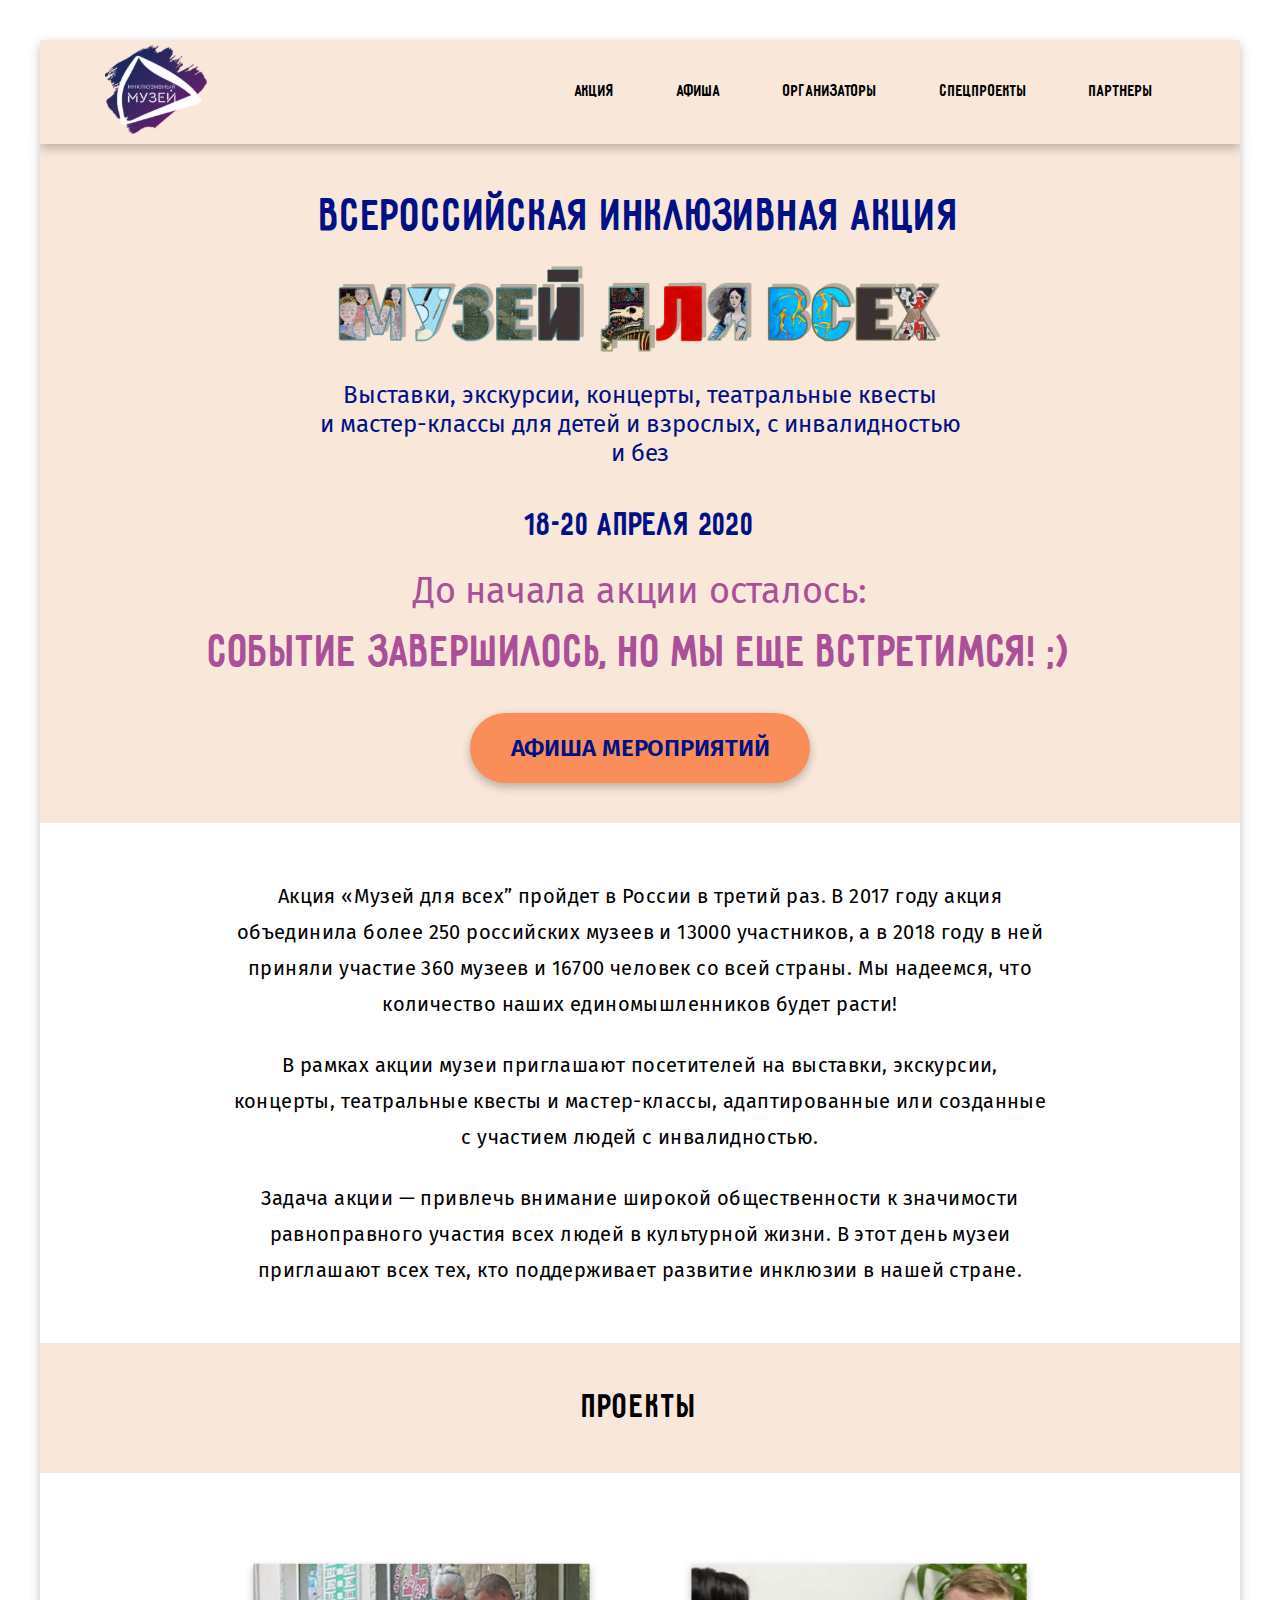
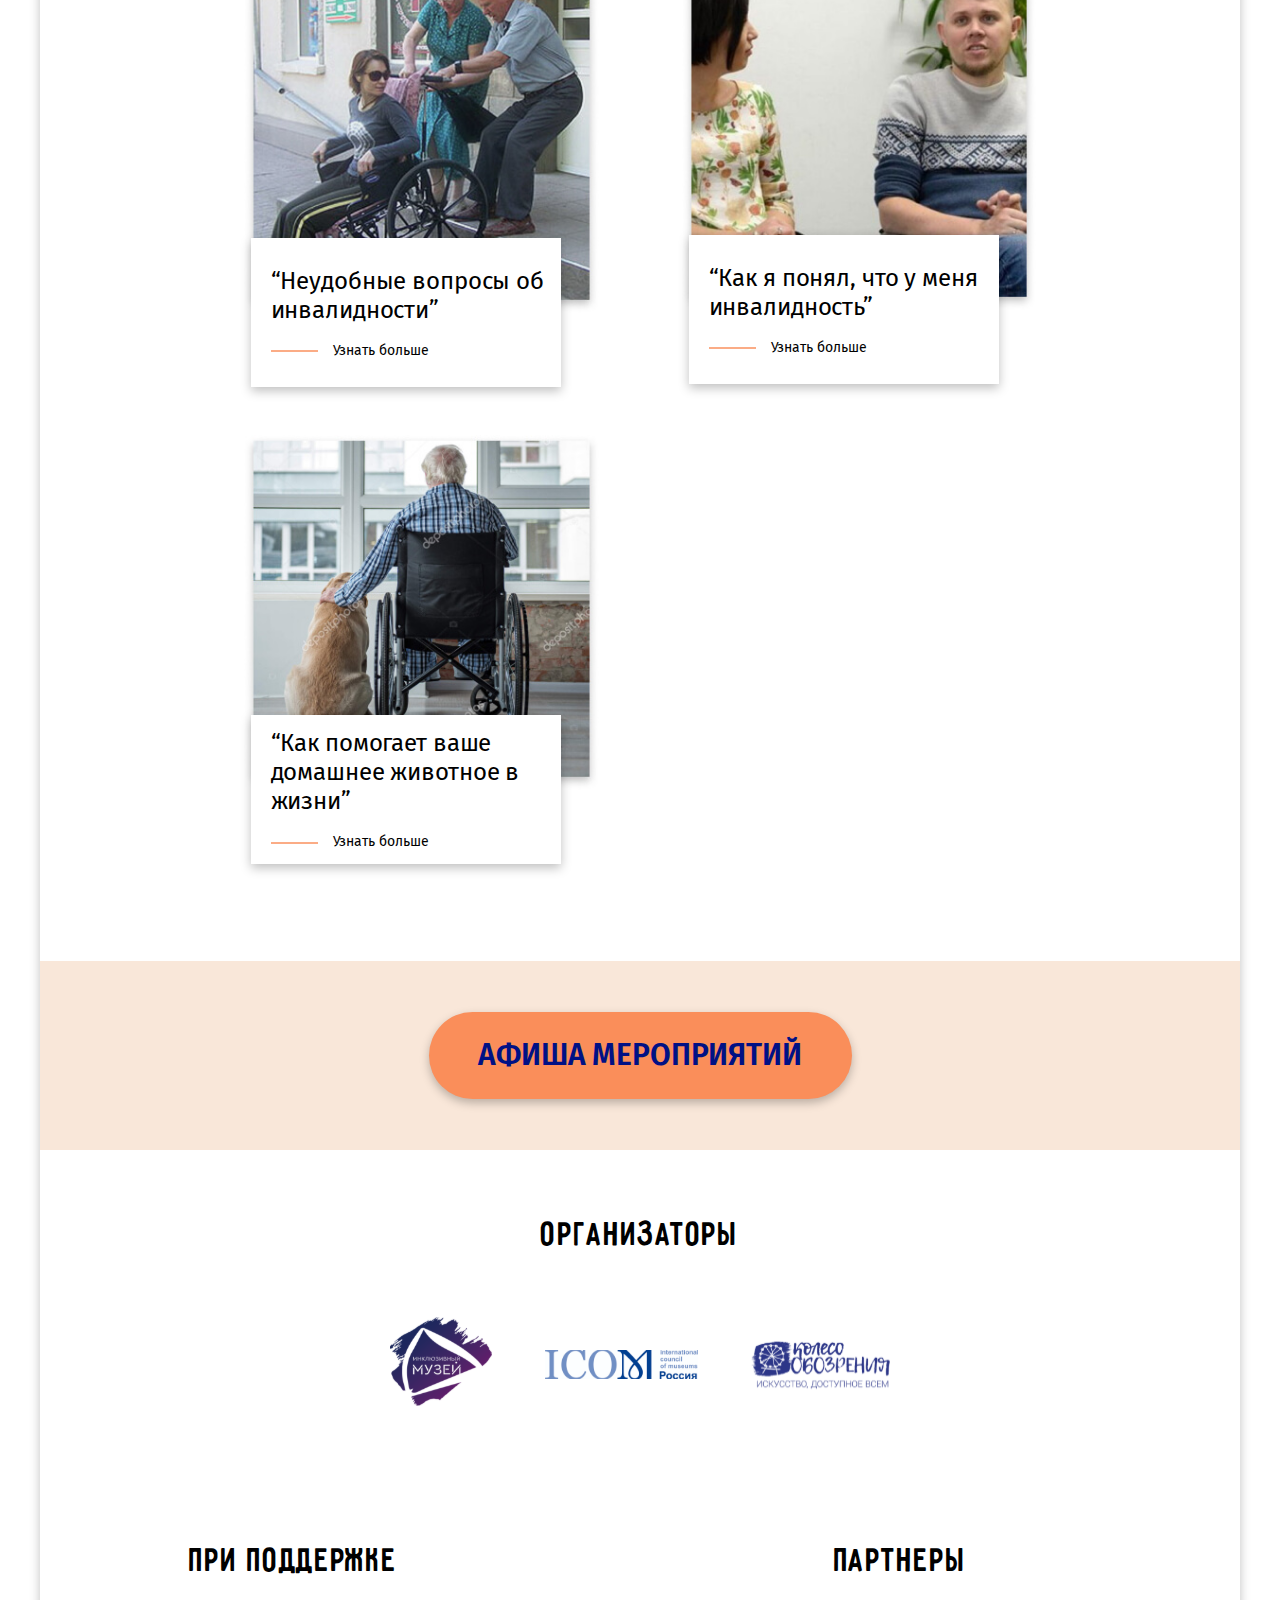
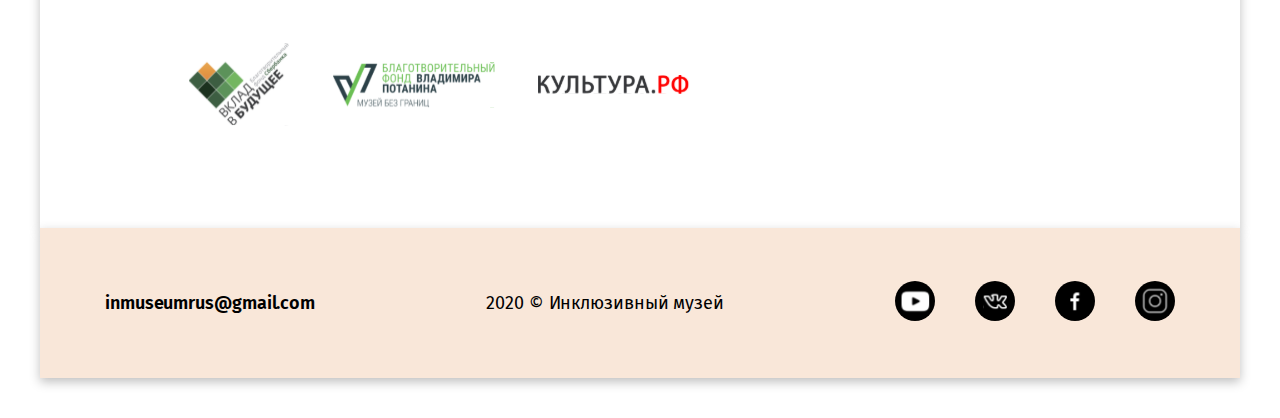
<file: index.html>
<!DOCTYPE html>
<html lang="ru">

<head>
  <meta charset="UTF-8">
  <meta name="viewport" content="width=device-width, initial-scale=1.0">
  <meta http-equiv="X-UA-Compatible" content="ie=edge">
  <meta name="author" content="Ванда Поникарова">
  <meta name="description" content="Акция «Музей для всех». Культурная жизнь может и должна быть доступна каждому.">
  <title>Музей для всех</title>
  <link rel="stylesheet" href="./styles/index.css">
</head>

<body class="page">

    <header class="header">

        <div class="logo header__logo">
            <a class="link logo__link" href="#"><img class="logo__image" src="./images/logo.svg" alt="Логотип Музей для всех"></a>
        </div>

        <button class="header__menu"><img class="header__sandwich" src="./images/menu.svg" alt="Иконка меню"></button>

        <nav class="header__list">
            <ul class="navigation">
                <li class="navigation__item">
                    <a class="link navigation__link" href="#promo">Акция</a>
                </li>
                <li class="navigation__item">
                    <a class="link navigation__link" href="#events">Афиша</a>
                </li>
                <li class="navigation__item">
                    <a class="link navigation__link" href="#organizers">Организаторы</a>
                </li>
                <li class="navigation__item">
                    <a class="link navigation__link" href="#projects">Спецпроекты</a>
                </li>
                <li class="navigation__item">
                    <a class="link navigation__link" href="#partners">Партнеры</a>
                </li>
            </ul>
        </nav>

    </header>

    <main class="main page__main">
        
        <section class="banner">
            <h1 class="banner__title">всероссийская инклюзивная&nbsp;акция</h1>
            <img class="banner__image" src="./images/MuseumForEveryone.jpg" alt="Заголовок Музей для всех">
            <p class="banner__subtitle">Выставки, экскурсии, концерты, театральные квесты и&nbsp;мастер-классы&nbsp;для детей и взрослых, с инвалидностью и без</p>
            <p class="banner__date">18-20 апреля 2020</p>
            <p class="banner__text">До начала акции осталось:</p>
            <p class="banner__counter">117 дней</p>
            <a class="button button_theme_orange button_type_small" href="https://www.culture.ru/">афиша мероприятий</a>
        </section>

        <section class="promo" id="promo">
            <article class="promo__text">
                <p class="promo__paragraph">Акция «Музей для всех”  пройдет в России  в третий раз. В 2017 году акция объединила более 250 российских музеев и 13000 участников, а в 2018 году в ней приняли участие 360 музеев и 16700 человек со всей страны. Мы надеемся, что количество наших единомышленников будет расти!</p>
                <p class="promo__paragraph">В рамках акции музеи приглашают посетителей на выставки, экскурсии, концерты, театральные квесты и мастер-классы, адаптированные или созданные с участием людей с инвалидностью.</p>
                <p class="promo__paragraph">Задача акции — привлечь внимание широкой общественности к значимости равноправного участия всех людей в культурной жизни. В этот день музеи приглашают всех тех, кто поддерживает развитие инклюзии в нашей стране.</p>
            </article>
        </section>

        <section class="projects" id="projects">
            <div class="projects__head">
                <h2 class="projects__title text">проекты</h2>
            </div>
            <div class="projects__gallery">
                <div class="projects__item">
                    <img class="projects__image" 
                         srcset="./images/projects-01-288w.jpg 288w,
                                 ./images/projects-01-375w.jpg 375w" 
                         sizes="(max-width: 400px) 268px,
                         355px" 
                         src="./images/projects-01-375w.jpg" 
                         alt="Помощь">
                    <div class="projects__about">
                        <p class="projects__text text">“Неудобные вопросы об инвалидности”</p>
                        <a class="link projects__link" href="./pages/projects.html#help"><div class="projects__line"></div>Узнать больше</a>
                    </div>                
                </div>
                <div class="projects__item">
                    <img class="projects__image" 
                         srcset="./images/projects-02-288w.jpg 288w,
                                 ./images/projects-02-375w.jpg 375w" 
                         sizes="(max-width: 400px) 268px,
                                 355px" 
                         src="./images/projects-02-375w.jpg" 
                         alt="Поддержка">
                    <div class="projects__about">
                        <p class="projects__text text">“Как я понял, что у меня инвалидность”</p>
                        <a class="link projects__link" href="./pages/projects.html#talk"><div class="projects__line"></div>Узнать больше</a>
                    </div>                
                </div>
                <div class="projects__item">
                    <img class="projects__image" 
                         srcset="./images/projects-03-288w.jpg 288w,
                                 ./images/projects-03-375w.jpg 375w" 
                         sizes="(max-width: 400px) 268px,
                                 355px" 
                         src="./images/projects-03-375w.jpg" 
                         alt="Друг">
                    <div class="projects__about">
                        <p class="projects__text text">“Как помогает ваше домашнее животное в жизни”</p>
                        <a class="link projects__link" href="./pages/projects.html#friend"><div class="projects__line"></div>Узнать больше</a>
                    </div>                
                </div>
            </div>

        </section>

        <section class="events" id="events">
            <div class="events__head">
                <a class="button button_theme_orange button_type_big" href="https://www.culture.ru/">афиша мероприятий</a>
            </div>
        </section>

        <section class="organizers">
            <div class="organizers__block">
                <div class="organizers__section organizers__section_a" id="organizers">
                    <p class="organizers__title">Организаторы</p>
                    <ul class="organizers__list">
                        <li class="organizers__item organizers__item_a">
                            <a class="organizers__link" href="http://in-museum.ru/">
                                <img class="link organizers__icon organizers__icon_type_museum" src="./images/logo.svg" alt="Музей для всех">
                            </a>
                        </li>
                        <li class="organizers__item organizers__item_b">
                            <a class="organizers__link" href="#">
                                <img class="link organizers__icon organizers__icon_type_icom" src="./images/ICOM_NC.svg" alt="ICOM">
                            </a>
                        </li>
                        <li class="organizers__item organizers__item_c">
                            <a class="organizers__link" href="#">
                                <img class="link organizers__icon organizers__icon_type_wheel" src="./images/wheel.svg" alt="Колесо обозрения">
                            </a>
                        </li>
                    </ul>
                </div>
                <div class="organizers__section organizers__section_b">
                    <p class="organizers__title">при поддержке</p>
                    <ul class="organizers__list">
                        <li class="organizers__item organizers__item_a">
                            <a class="link organizers__link" href="#">
                                <img class="organizers__icon organizers__icon_type_rgb" src="./images/vklad_rgb.svg" alt="Фонд Вклад в будущее">
                            </a>
                        </li>
                        <li class="organizers__item organizers__item_b">
                            <a class="link organizers__link" href="#">
                                <img class="organizers__icon organizers__icon_type_potanin" src="./images/potanin_fund.svg" alt="Фонд Владимира Потанина">
                            </a>
                        </li>
                        <li class="organizers__item organizers__item_c">
                            <a class="link organizers__link" href="#">
                                <img class="organizers__icon organizers__icon_type_culture" src="./images/culture.svg" alt="КУЛЬТУРА.РФ">
                            </a>
                        </li>
                    </ul>
                </div>
                <div class="organizers__section organizers__section_c" id="partners">
                    <p class="organizers__title">Партнеры</p>
                </div>
            </div>


        </section>

    </main>

    <footer class="footer">
        <a class="footer__email" href="mailto:inmuseumrus@gmail.com">inmuseumrus@gmail.com</a>
        <p class="footer__copyright">2020 &copy; Инклюзивный музей</p>
        <ul class="footer__social">
            <li class="footer__item">
                <a class="link footer__link" href="https://www.youtube.com/channel/UC2-fJsQR7jvwIl_0bQwSvDg"><img class="footer__icon" src="./images/youtube.svg" alt="Youtube"></a>
            </li>
            <li class="footer__item">
                <a class="link footer__link" href="https://vk.com/club171467623"><img class="footer__icon" src="./images/VK.svg" alt="ВКонтакте"></a>
            </li>
            <li class="footer__item">
                <a class="link footer__link" href="https://www.facebook.com/icluseumrus/"><img class="footer__icon" src="./images/facebook.svg" alt="Facebook"></a>
            </li>
            <li class="footer__item">
                <a class="link footer__link" href="https://www.instagram.com/inmuseumrus/"><img class="footer__icon" src="./images/instagram.svg" alt="Instagram"></a>
            </li>
        </ul>

    </footer>
    <script src="./scripts/index.js"></script>
</body>
</file>
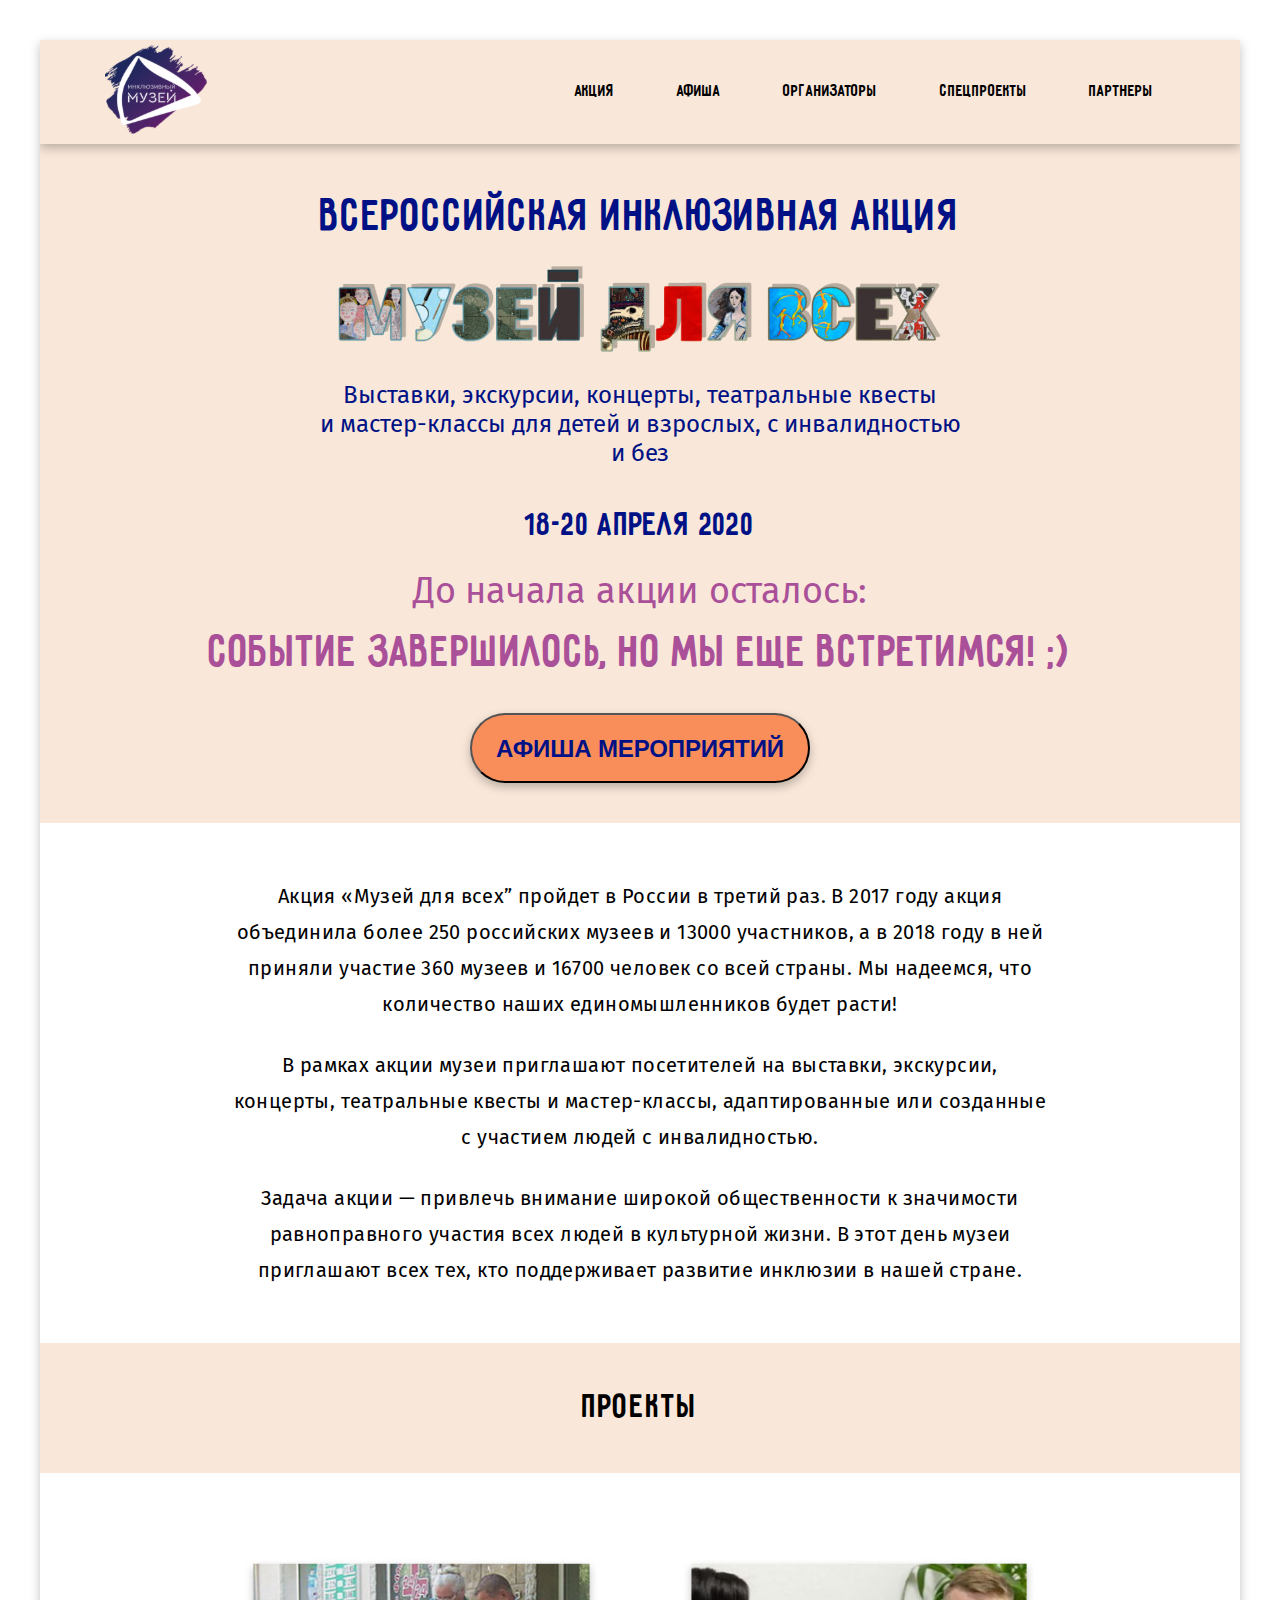
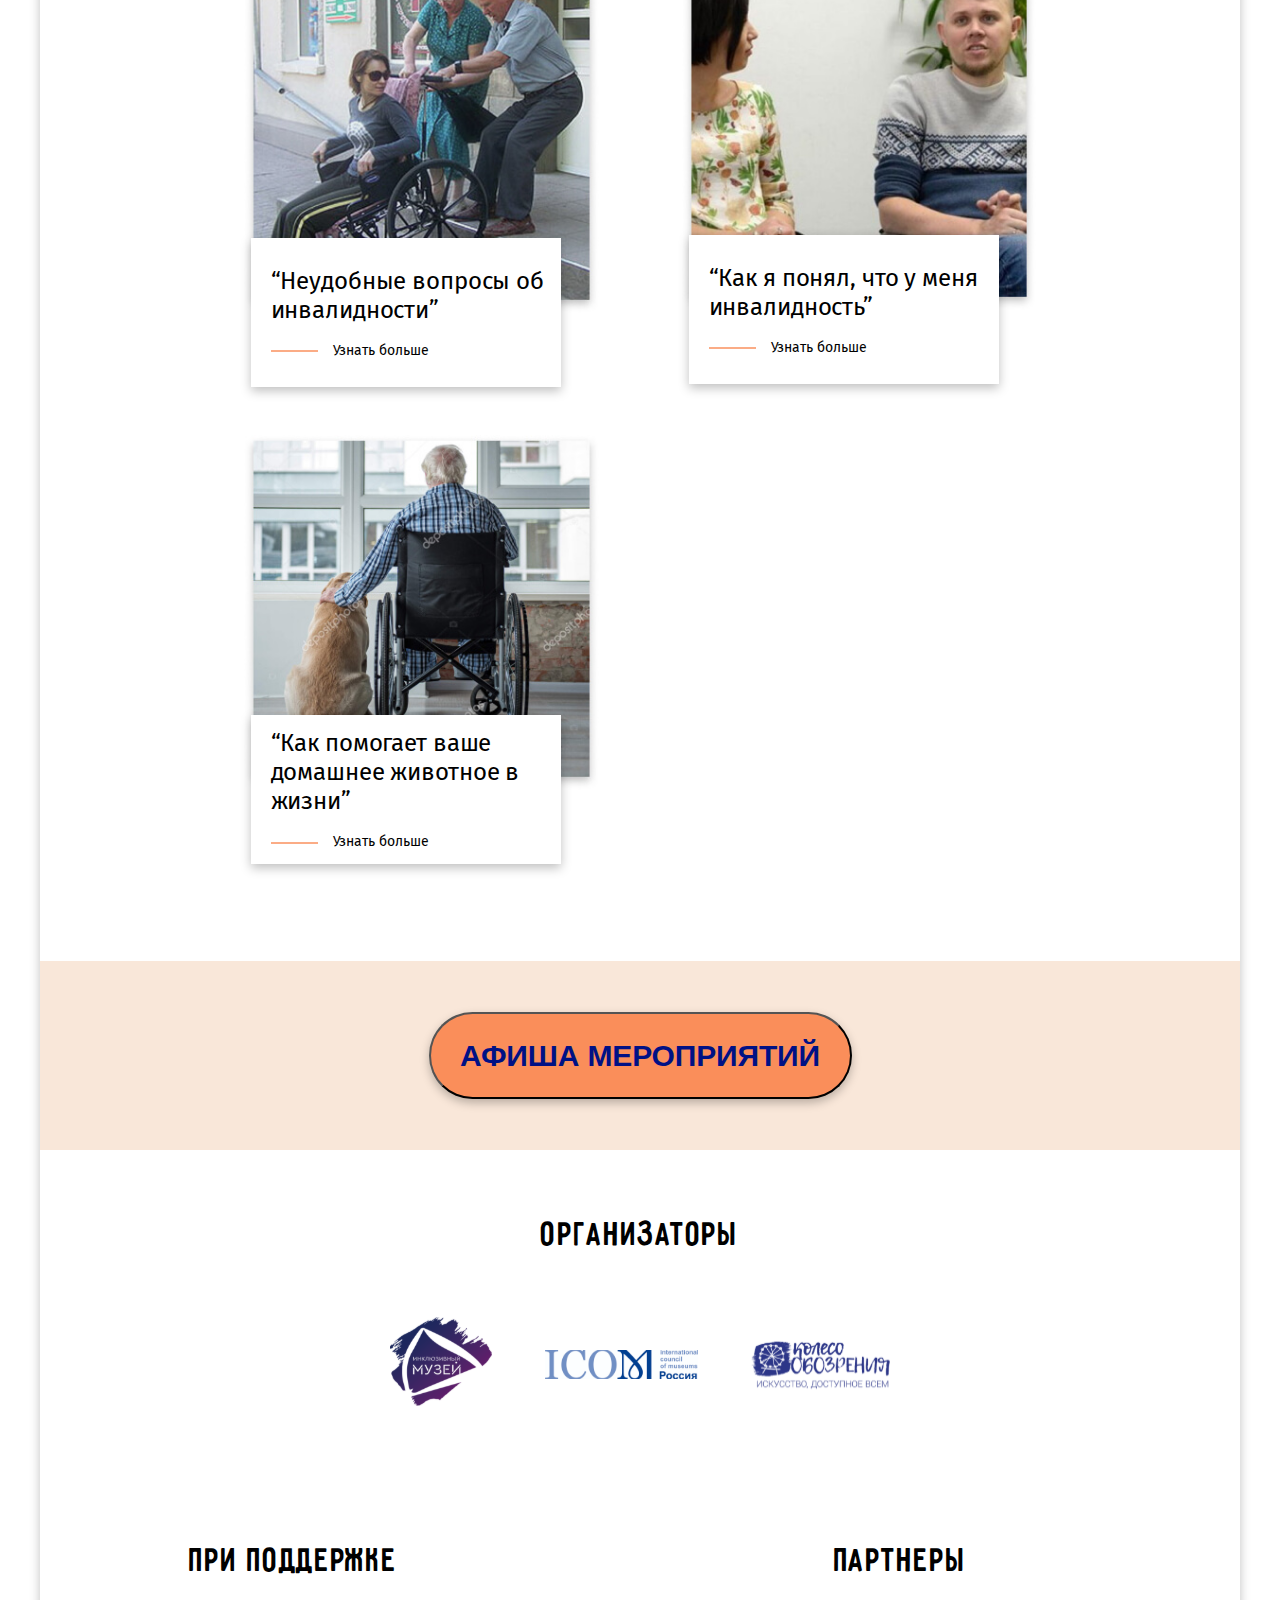
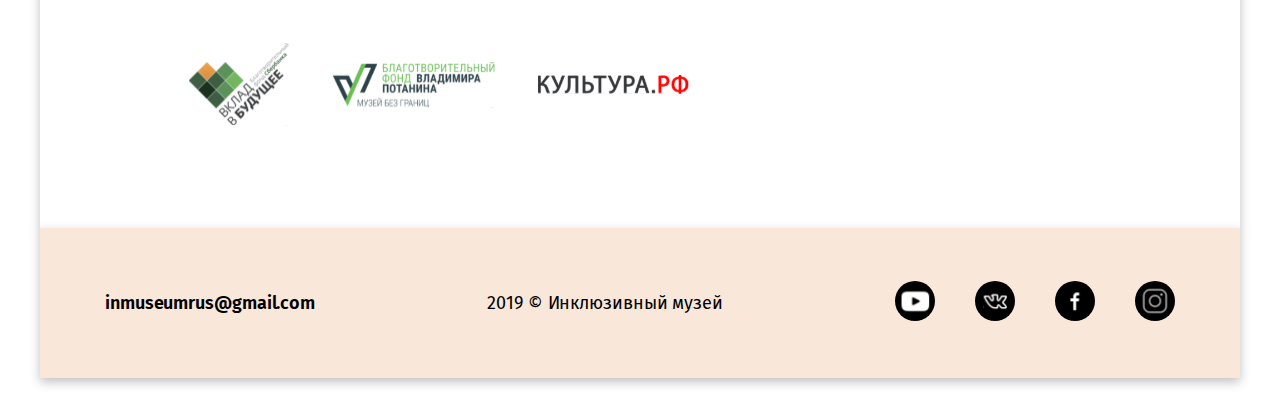
<file: pages/index.html>
<!DOCTYPE html>
<html lang="ru">

<head>
  <meta charset="UTF-8">
  <meta name="viewport" content="width=device-width, initial-scale=1.0">
  <meta http-equiv="X-UA-Compatible" content="ie=edge">
  <meta name="author" content="Ванда Поникарова">
  <meta name="description" content="Акция «Музей для всех». Культурная жизнь может и должна быть доступна каждому.">
  <title>Музей для всех</title>
  <link rel="stylesheet" href="../styles/index.css">
</head>

<body class="page">

    <header class="header">

        <div class="logo header__logo">
            <a class="link logo__link" href="#"><img class="logo__image" src="../images/logo.svg" alt="Логотип Музей для всех"></a>
        </div>

        <button class="header__menu"><img class="header__sandwich" src="../images/menu.svg" alt="Иконка меню"></button>

        <nav class="header__list">
            <ul class="navigation">
                <li class="navigation__item">
                    <a class="link navigation__link" href="#">Акция</a>
                </li>
                <li class="navigation__item">
                    <a class="link navigation__link" href="#">Афиша</a>
                </li>
                <li class="navigation__item">
                    <a class="link navigation__link" href="#">Организаторы</a>
                </li>
                <li class="navigation__item">
                    <a class="link navigation__link" href="#">Спецпроекты</a>
                </li>
                <li class="navigation__item">
                    <a class="link navigation__link" href="#">Партнеры</a>
                </li>
            </ul>
        </nav>

    </header>

    <main class="main page__main">
        
        <section class="banner">
            <h1 class="banner__title">всероссийская инклюзивная&nbsp;акция</h1>
            <img class="banner__image" src="../images/MuseumForEveryone.jpg" alt="Заголовок Музей для всех">
            <p class="banner__subtitle">Выставки, экскурсии, концерты, театральные квесты и&nbsp;мастер-классы&nbsp;для детей и взрослых, с инвалидностью и без</p>
            <p class="banner__date">18-20 апреля 2020</p>
            <p class="banner__text">До начала акции осталось:</p>
            <p class="banner__counter">117 дней</p>
            <button class="button button_theme_orange button_type_small">афиша мероприятий</button>
        </section>

        <section class="promo">
            <article class="promo__text">
                <p class="promo__paragraph">Акция «Музей для всех”  пройдет в России  в третий раз. В 2017 году акция объединила более 250 российских музеев и 13000 участников, а в 2018 году в ней приняли участие 360 музеев и 16700 человек со всей страны. Мы надеемся, что количество наших единомышленников будет расти!</p>
                <p class="promo__paragraph">В рамках акции музеи приглашают посетителей на выставки, экскурсии, концерты, театральные квесты и мастер-классы, адаптированные или созданные с участием людей с инвалидностью.</p>
                <p class="promo__paragraph">Задача акции — привлечь внимание широкой общественности к значимости равноправного участия всех людей в культурной жизни. В этот день музеи приглашают всех тех, кто поддерживает развитие инклюзии в нашей стране.</p>
            </article>
        </section>

        <section class="projects">
            <div class="projects__head">
                <h2 class="projects__title text">проекты</h2>
            </div>
            <div class="projects__gallery">
                <div class="projects__item">
                    <img class="projects__image" 
                         srcset="../images/projects-01-288w.jpg 288w,
                                 ../images/projects-01-375w.jpg 375w" 
                         sizes="(max-width: 400px) 268px,
                         355px" 
                         src="../images/projects-01-375w.jpg" 
                         alt="Помощь">
                    <div class="projects__about">
                        <p class="projects__text text">“Неудобные вопросы об инвалидности”</p>
                        <a class="link projects__link" href=""><div class="projects__line"></div>Узнать больше</a>
                    </div>                
                </div>
                <div class="projects__item">
                    <img class="projects__image" 
                         srcset="../images/projects-02-288w.jpg 288w,
                                 ../images/projects-02-375w.jpg 375w" 
                         sizes="(max-width: 400px) 268px,
                                 355px" 
                         src="../images/projects-02-375w.jpg" 
                         alt="Поддержка">
                    <div class="projects__about">
                        <p class="projects__text text">“Как я понял, что у меня инвалидность”</p>
                        <a class="link projects__link" href=""><div class="projects__line"></div>Узнать больше</a>
                    </div>                
                </div>
                <div class="projects__item">
                    <img class="projects__image" 
                         srcset="../images/projects-03-288w.jpg 288w,
                                 ../images/projects-03-375w.jpg 375w" 
                         sizes="(max-width: 400px) 268px,
                                 355px" 
                         src="../images/projects-03-375w.jpg" 
                         alt="Друг">
                    <div class="projects__about">
                        <p class="projects__text text">“Как помогает ваше домашнее животное в жизни”</p>
                        <a class="link projects__link" href=""><div class="projects__line"></div>Узнать больше</a>
                    </div>                
                </div>
            </div>

        </section>

        <section class="events">
            <div class="events__head">
                <button class="button button_theme_orange button_type_big">афиша мероприятий</button>
            </div>
        </section>

        <section class="organizers">
            <div class="organizers__block">
                <div class="organizers__section organizers__section_a">
                    <p class="organizers__title">Организаторы</p>
                    <ul class="organizers__list">
                        <li class="organizers__item organizers__item_a">
                            <a class="organizers__link" href="#">
                                <img class="link organizers__icon organizers__icon_type_museum" src="../images/logo.svg" alt="Музей для всех">
                            </a>
                        </li>
                        <li class="organizers__item organizers__item_b">
                            <a class="organizers__link" href="#">
                                <img class="link organizers__icon organizers__icon_type_icom" src="../images/ICOM_NC.svg" alt="ICOM">
                            </a>
                        </li>
                        <li class="organizers__item organizers__item_c">
                            <a class="organizers__link" href="#">
                                <img class="link organizers__icon organizers__icon_type_wheel" src="../images/wheel.svg" alt="Колесо обозрения">
                            </a>
                        </li>
                    </ul>
                </div>
                <div class="organizers__section organizers__section_b">
                    <p class="organizers__title">при поддержке</p>
                    <ul class="organizers__list">
                        <li class="organizers__item organizers__item_a">
                            <a class="link organizers__link" href="#">
                                <img class="organizers__icon organizers__icon_type_rgb" src="../images/vklad_rgb.svg" alt="Фонд Вклад в будущее">
                            </a>
                        </li>
                        <li class="organizers__item organizers__item_b">
                            <a class="link organizers__link" href="#">
                                <img class="organizers__icon organizers__icon_type_potanin" src="../images/potanin_fund.svg" alt="Фонд Владимира Потанина">
                            </a>
                        </li>
                        <li class="organizers__item organizers__item_c">
                            <a class="link organizers__link" href="#">
                                <img class="organizers__icon organizers__icon_type_culture" src="../images/culture.svg" alt="КУЛЬТУРА.РФ">
                            </a>
                        </li>
                    </ul>
                </div>
                <div class="organizers__section organizers__section_c">
                    <p class="organizers__title">Партнеры</p>
                </div>
            </div>


        </section>

    </main>

    <footer class="footer">
        <a class="footer__email" href="mailto:inmuseumrus@gmail.com">inmuseumrus@gmail.com</a>
        <p class="footer__copyright">2019 &copy; Инклюзивный музей</p>
        <ul class="footer__social">
            <li class="footer__item">
                <a class="link footer__link" href="#"><img class="footer__icon" src="../images/youtube.svg" alt="Youtube"></a>
            </li>
            <li class="footer__item">
                <a class="link footer__link" href="#"><img class="footer__icon" src="../images/VK.svg" alt="ВКонтакте"></a>
            </li>
            <li class="footer__item">
                <a class="link footer__link" href="#"><img class="footer__icon" src="../images/facebook.svg" alt="Facebook"></a>
            </li>
            <li class="footer__item">
                <a class="link footer__link" href="#"><img class="footer__icon" src="../images/instagram.svg" alt="Instagram"></a>
            </li>
        </ul>

    </footer>
    <script src="../scripts/index.js"></script>
</body>
</file>
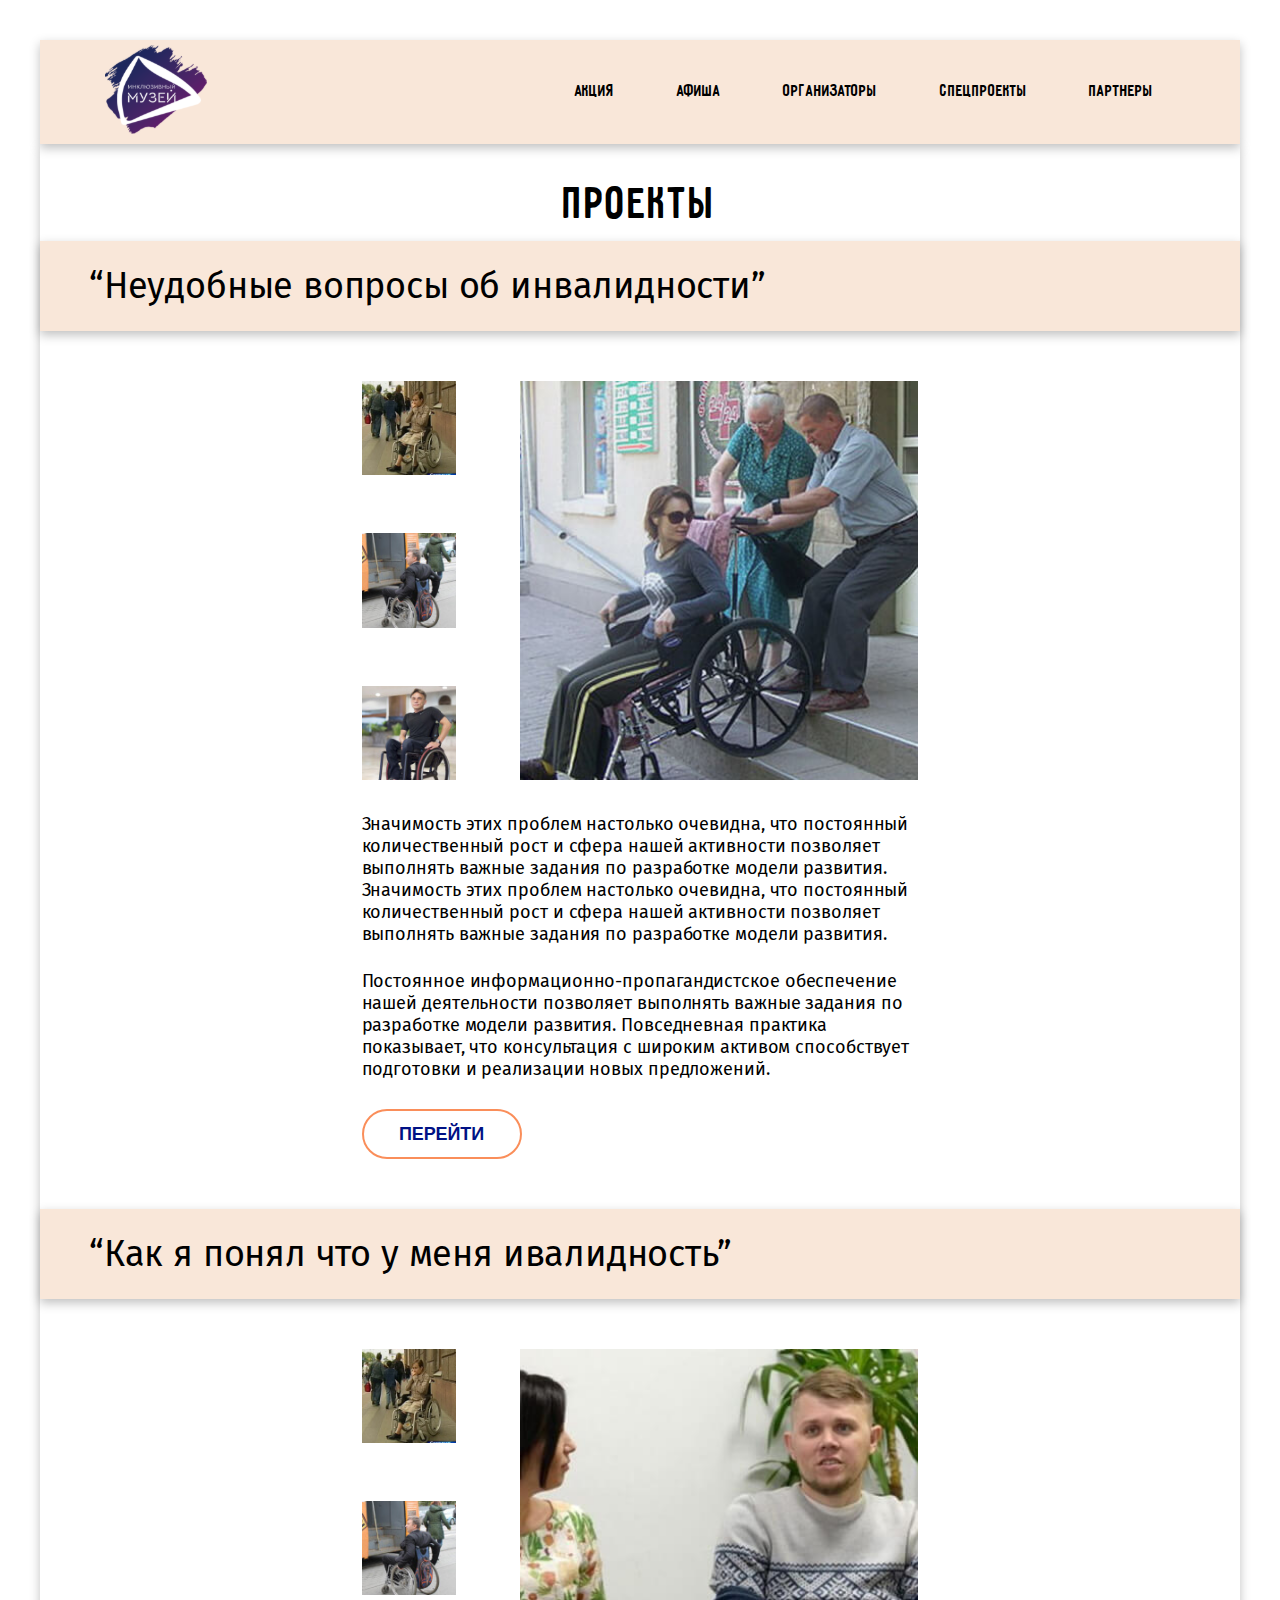
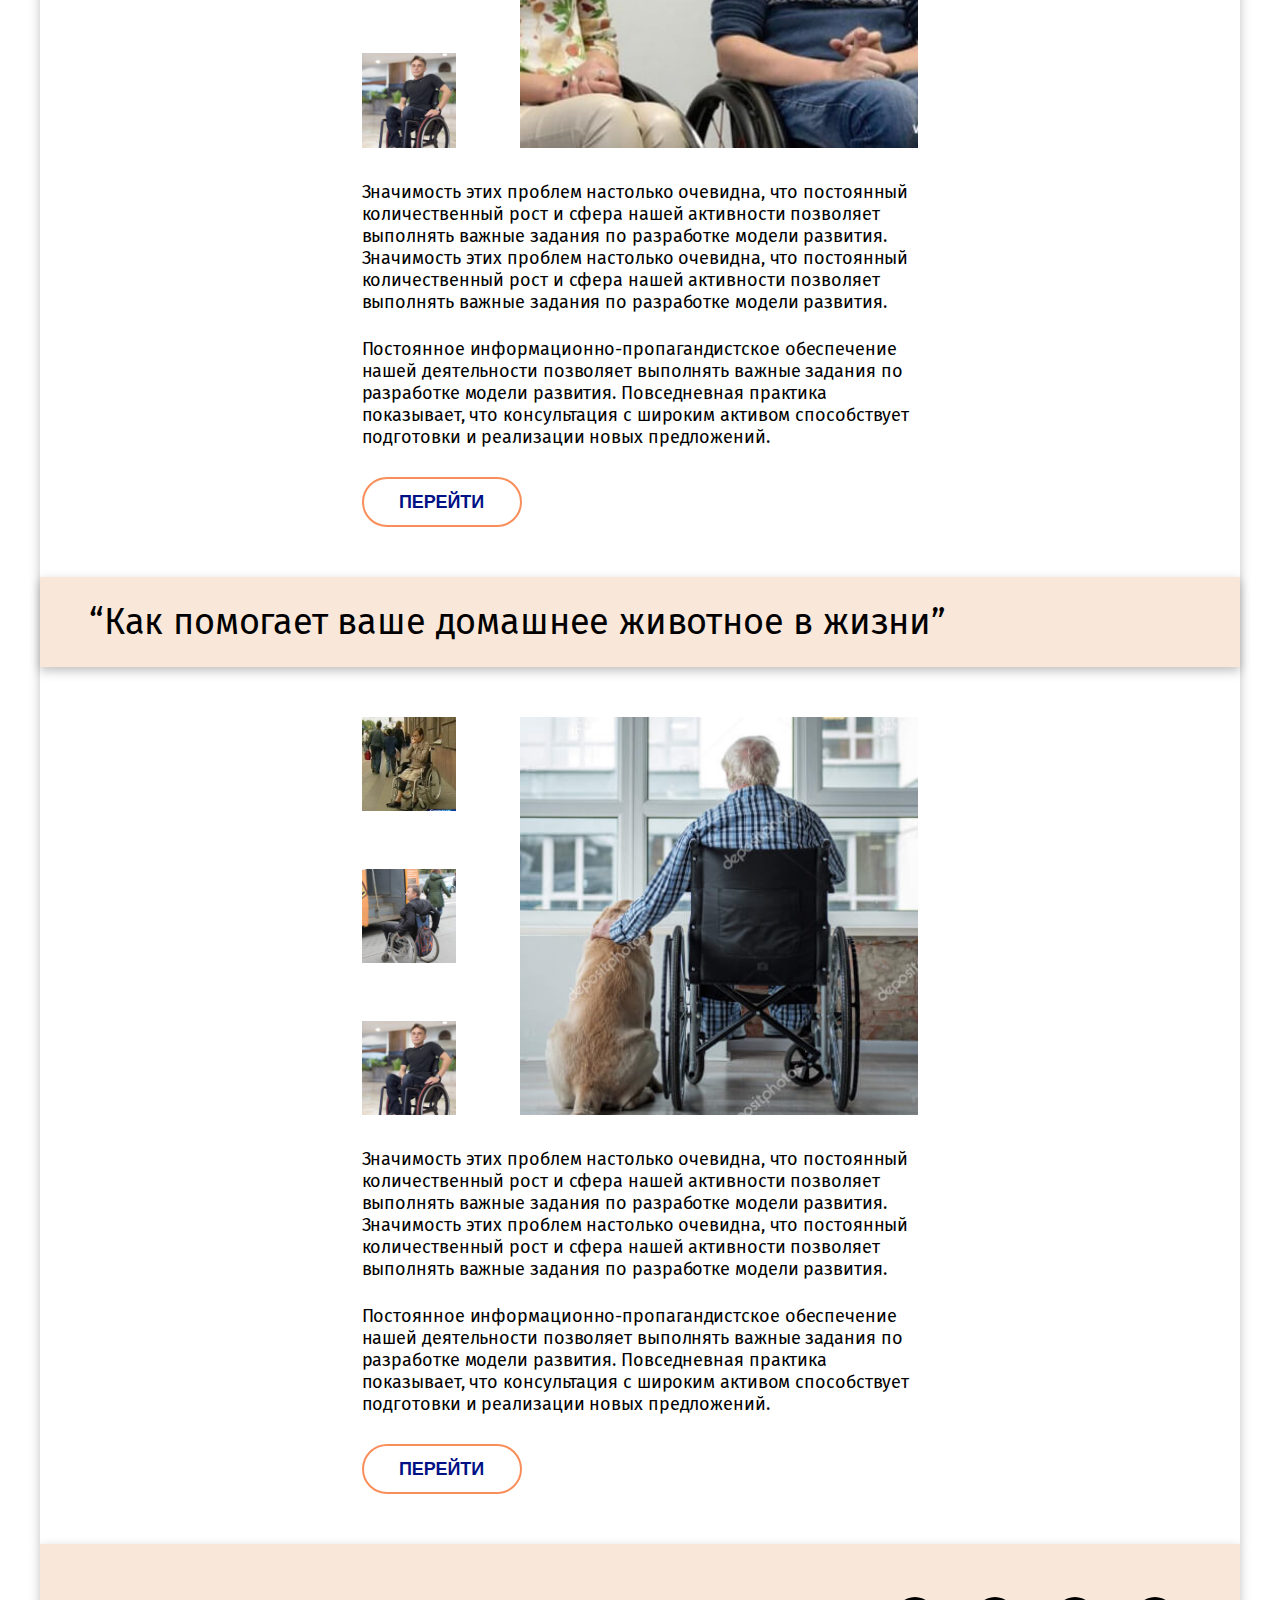
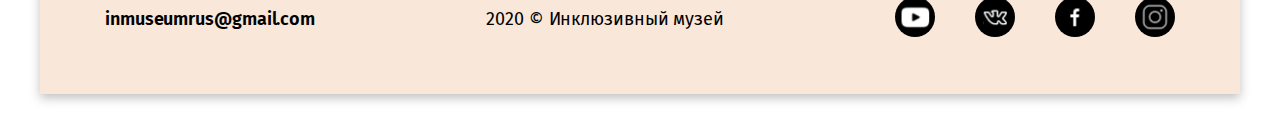
<file: pages/projects.html>
<!DOCTYPE html>
<html lang="ru">

<head>
  <meta charset="UTF-8">
  <meta name="viewport" content="width=device-width, initial-scale=1.0">
  <meta http-equiv="X-UA-Compatible" content="ie=edge">
  <meta name="author" content="Ванда Поникарова">
  <meta name="description" content="Акция «Музей для всех». Культурная жизнь может и должна быть доступна каждому.">
  <title>Музей для всех</title>
  <link rel="stylesheet" href="../styles/projects.css">
</head>

<body class="page">

    <header class="header">

        <div class="logo header__logo">
            <a class="link logo__link" href="../index.html"><img class="logo__image" src="../images/logo.svg" alt="Логотип Музей для всех"></a>
        </div>

        <button class="header__menu"><img class="header__sandwich" src="../images/menu.svg" alt="Иконка меню"></button>

        <nav class="header__list">
            <ul class="navigation">
                <li class="navigation__item">
                    <a class="link navigation__link" href="../index.html#promo">Акция</a>
                </li>
                <li class="navigation__item">
                    <a class="link navigation__link" href="../index.html#events">Афиша</a>
                </li>
                <li class="navigation__item">
                    <a class="link navigation__link" href="../index.html#organizers">Организаторы</a>
                </li>
                <li class="navigation__item">
                    <a class="link navigation__link" href="../index.html#projects">Спецпроекты</a>
                </li>
                <li class="navigation__item">
                    <a class="link navigation__link" href="../index.html#partners">Партнеры</a>
                </li>
            </ul>
        </nav>

    </header>

    <main class="main page__main">

        <section class="pj-heading">
            <h1 class="pj-heading__title">проекты</h1>
        </section>

        <section class="pj-projects" id="help">
            <h2 class="pj-projects__title">“Неудобные вопросы об инвалидности”</h2>
            <div class="pj-projects__section">
                <div class="pj-projects__gallery">
                    <img class="pj-projects__image pj-projects__image_b" src="../images/pj-01-01.jpg" alt="Помощь">
                    <img class="pj-projects__image pj-projects__image_c" src="../images/pj-01-02.jpg" alt="Помощь">
                    <img class="pj-projects__image pj-projects__image_d" src="../images/pj-01-03.jpg" alt="Помощь">
                    <img class="pj-projects__image pj-projects__image_a" src="../images/pj-01-04.jpg" alt="Помощь">
                </div>
                <div class="pj-projects__info">
                    <p class="pj-projects__text">Значимость этих проблем настолько очевидна, что постоянный количественный рост и сфера нашей активности позволяет выполнять важные задания по разработке модели развития. Значимость этих проблем настолько очевидна, что постоянный количественный рост и сфера нашей активности позволяет выполнять важные задания по разработке модели развития.</p>
                    <p class="pj-projects__text">Постоянное информационно-пропагандистское обеспечение нашей деятельности позволяет выполнять важные задания по разработке модели развития. Повседневная практика показывает, что консультация с широким активом способствует подготовки и реализации новых предложений.</p>
                    <button class="pj-projects__button button button_theme_white">Перейти</button>
                </div>
            </div>
        </section>

        <section class="pj-projects" id="talk">
            <h2 class="pj-projects__title">“Как я понял что у меня ивалидность”</h2>
            <div class="pj-projects__section">
                <div class="pj-projects__info">
                    <p class="pj-projects__text">Значимость этих проблем настолько очевидна, что постоянный количественный рост и сфера нашей активности позволяет выполнять важные задания по разработке модели развития. Значимость этих проблем настолько очевидна, что постоянный количественный рост и сфера нашей активности позволяет выполнять важные задания по разработке модели развития.</p>
                    <p class="pj-projects__text">Постоянное информационно-пропагандистское обеспечение нашей деятельности позволяет выполнять важные задания по разработке модели развития. Повседневная практика показывает, что консультация с широким активом способствует подготовки и реализации новых предложений.</p>
                    <button class="pj-projects__button button button_theme_white">Перейти</button>
                </div>
                <div class="pj-projects__gallery">
                    <img class="pj-projects__image pj-projects__image_a" src="../images/pj-02-04.jpg" alt="Поддержка">
                    <img class="pj-projects__image pj-projects__image_b" src="../images/pj-02-01.jpg" alt="Поддержка">
                    <img class="pj-projects__image pj-projects__image_c" src="../images/pj-02-02.jpg" alt="Поддержка">
                    <img class="pj-projects__image pj-projects__image_d" src="../images/pj-02-03.jpg" alt="Поддержка">
                </div>
            </div>
        </section>

        <section class="pj-projects" id="friend">
            <h2 class="pj-projects__title">“Как помогает ваше домашнее животное в жизни”</h2>
            <div class="pj-projects__section">
                <div class="pj-projects__gallery">
                    <img class="pj-projects__image pj-projects__image_b" src="../images/pj-03-01.jpg" alt="Друг">
                    <img class="pj-projects__image pj-projects__image_c" src="../images/pj-03-02.jpg" alt="Друг">
                    <img class="pj-projects__image pj-projects__image_d" src="../images/pj-03-03.jpg" alt="Друг">
                    <img class="pj-projects__image pj-projects__image_a" src="../images/pj-03-04.jpg" alt="Друг">
                </div>
                <div class="pj-projects__info">
                    <p class="pj-projects__text">Значимость этих проблем настолько очевидна, что постоянный количественный рост и сфера нашей активности позволяет выполнять важные задания по разработке модели развития. Значимость этих проблем настолько очевидна, что постоянный количественный рост и сфера нашей активности позволяет выполнять важные задания по разработке модели развития.</p>
                    <p class="pj-projects__text">Постоянное информационно-пропагандистское обеспечение нашей деятельности позволяет выполнять важные задания по разработке модели развития. Повседневная практика показывает, что консультация с широким активом способствует подготовки и реализации новых предложений.</p>
                    <button class="pj-projects__button button button_theme_white">Перейти</button>
                </div>
            </div>
        </section>

    </main>

    <footer class="footer">
        <a class="footer__email" href="mailto:inmuseumrus@gmail.com">inmuseumrus@gmail.com</a>
        <p class="footer__copyright">2020 &copy; Инклюзивный музей</p>
        <ul class="footer__social">
            <li class="footer__item">
                <a class="link footer__link" href="https://www.youtube.com/channel/UC2-fJsQR7jvwIl_0bQwSvDg"><img class="footer__icon" src="../images/youtube.svg" alt="Youtube"></a>
            </li>
            <li class="footer__item">
                <a class="link footer__link" href="https://vk.com/club171467623"><img class="footer__icon" src="../images/VK.svg" alt="ВКонтакте"></a>
            </li>
            <li class="footer__item">
                <a class="link footer__link" href="https://www.facebook.com/icluseumrus/"><img class="footer__icon" src="../images/facebook.svg" alt="Facebook"></a>
            </li>
            <li class="footer__item">
                <a class="link footer__link" href="https://www.instagram.com/inmuseumrus/"><img class="footer__icon" src="../images/instagram.svg" alt="Instagram"></a>
            </li>
        </ul>

    </footer>
    <script src="../scripts/projects.js"></script>
</body>
</file>
<file: styles/index.css>
@import url('../blocks/page/page.css');
@import url('../blocks/link/link.css');
@import url('../blocks/header/header.css');
@import url('../blocks/navigation/navigation.css');
@import url('../blocks/logo/logo.css');

@import url('../blocks/main/main.css');
@import url('../blocks/banner/banner.css');
@import url('../blocks/button/button.css');
@import url('../blocks/promo/promo.css');
@import url('../blocks/projects/projects.css');
@import url('../blocks/events/__head/events__head.css');
@import url('../blocks/organizers/organizers.css');

@import url('../blocks/footer/footer.css');
</file>
<file: styles/projects.css>
@import url('../blocks/page/page.css');
@import url('../blocks/link/link.css');
@import url('../blocks/header/header.css');
@import url('../blocks/navigation/navigation.css');
@import url('../blocks/logo/logo.css');

@import url('../blocks/main/main.css');
@import url('../blocks/button/button.css');
@import url('../blocks/button/_theme/_white/button_theme_white.css');
@import url('../blocks/pj-heading/pj-heading.css');
@import url('../blocks/pj-projects/pj-projects.css');

@import url('../blocks/footer/footer.css');
</file>
